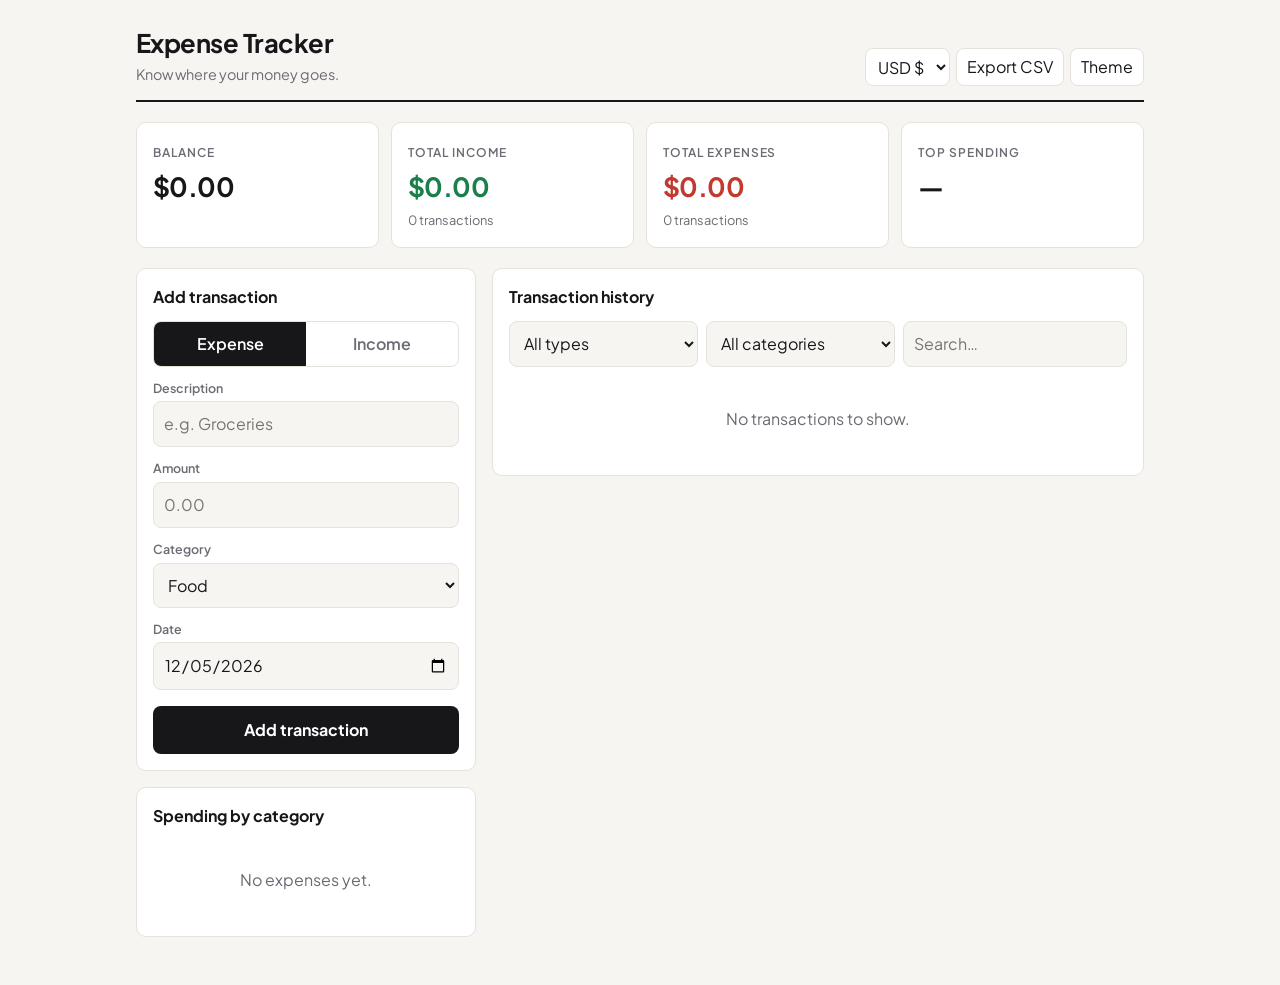
<file: expense tracker/index.html>
<!DOCTYPE html>
<html lang="en">

<head>
    <meta charset="UTF-8">
    <meta name="viewport" content="width=device-width, initial-scale=1, viewport-fit=cover">
    <title>Expense Tracker</title>
    <link rel="preconnect" href="https://fonts.googleapis.com">
    <link rel="stylesheet"
        href="https://fonts.googleapis.com/css2?family=Plus+Jakarta+Sans:wght@400;500;600;700&display=swap">
    <link rel="stylesheet" href="style.css">
</head>

<body>
    <div class="wrap">
        <header>
            <div>
                <h1>Expense Tracker</h1>
                <p>Know where your money goes.</p>
            </div>
            <div class="tools">
                <select id="currency" aria-label="Currency">
                    <option value="USD">USD $</option>
                    <option value="EUR">EUR €</option>
                    <option value="GBP">GBP £</option>
                    <option value="INR">INR ₹</option>
                    <option value="AED">AED</option>
                    <option value="KES">KES</option>
                    <option value="SOS">SOS</option>
                    <option value="ETB">ETB</option>
                </select>
                <button class="theme" id="export" type="button">Export CSV</button>
                <button class="theme" id="theme" type="button" aria-label="Toggle theme">Theme</button>
            </div>
        </header>

        <section class="cards" aria-label="Summary">
            <div class="card"><small>Balance</small><strong id="bal">0</strong><em id="balNote">&nbsp;</em></div>
            <div class="card"><small>Total income</small><strong class="inc" id="inc">0</strong><em id="incN">0
                    transactions</em></div>
            <div class="card"><small>Total expenses</small><strong class="exp" id="exp">0</strong><em id="expN">0
                    transactions</em></div>
            <div class="card"><small>Top spending</small><strong id="top">—</strong><em id="topN">&nbsp;</em></div>
        </section>

        <div class="grid">
            <div class="stack">
                <div class="card">
                    <h2 id="formTitle">Add transaction</h2>
                    <div class="seg" role="group" aria-label="Type">
                        <button type="button" data-type="expense" class="on">Expense</button>
                        <button type="button" data-type="income">Income</button>
                    </div>
                    <label for="title">Description</label>
                    <input id="title" maxlength="60" placeholder="e.g. Groceries">
                    <label for="amount">Amount</label>
                    <input id="amount" type="number" min="0.01" step="0.01" inputmode="decimal" placeholder="0.00">
                    <label for="category">Category</label>
                    <select id="category"></select>
                    <label for="date">Date</label>
                    <input id="date" type="date">
                    <button class="btn" id="save" type="button">Add transaction</button>
                    <button class="btn ghost" id="cancel" type="button" hidden>Cancel edit</button>
                </div>
                <div class="card">
                    <h2>Spending by category</h2>
                    <div id="breakdown"></div>
                </div>
            </div>

            <div class="card">
                <h2>Transaction history</h2>
                <div class="bar">
                    <select id="fType" aria-label="Filter by type">
                        <option value="all">All types</option>
                        <option value="income">Income</option>
                        <option value="expense">Expenses</option>
                    </select>
                    <select id="fCat" aria-label="Filter by category"></select>
                    <input id="fSearch" type="search" placeholder="Search…" aria-label="Search">
                </div>
                <div id="list"></div>
            </div>
        </div>
    </div>

    <script src="script.js"></script>
</body>

</html>
</file>
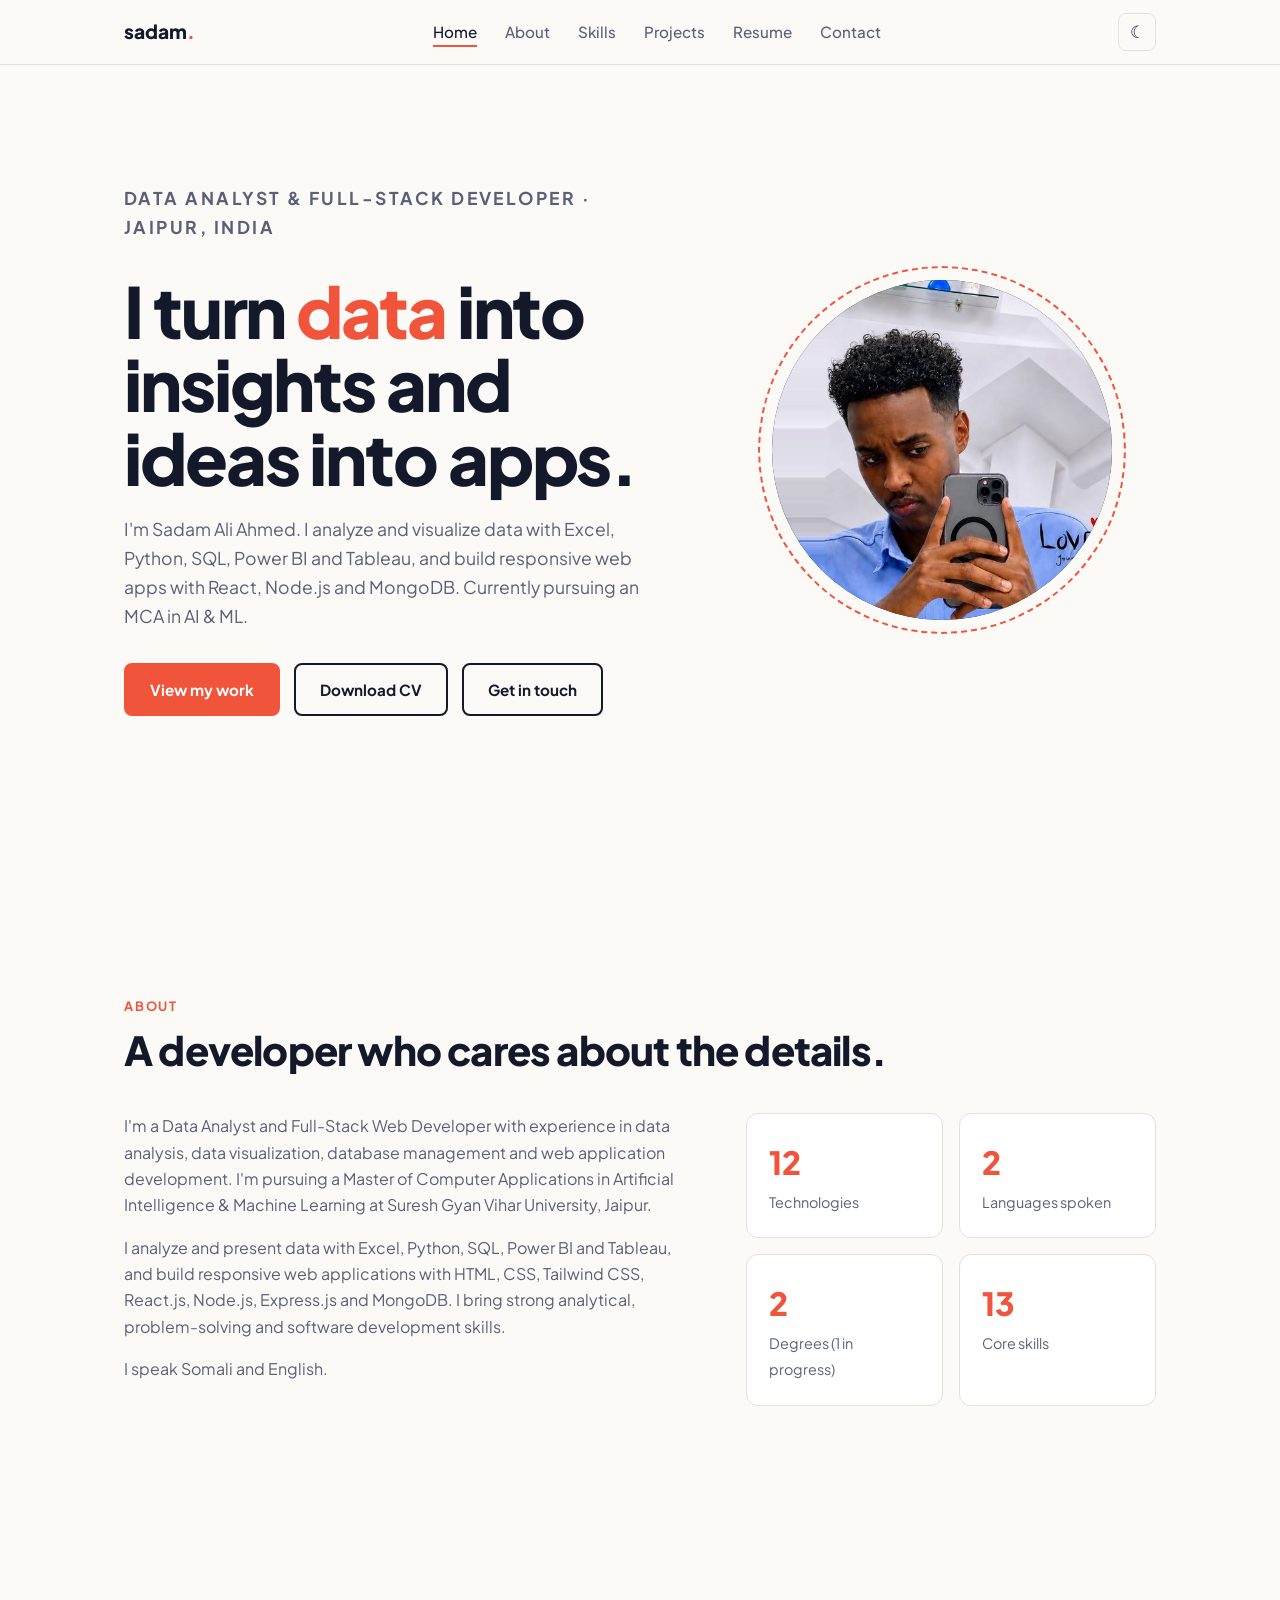
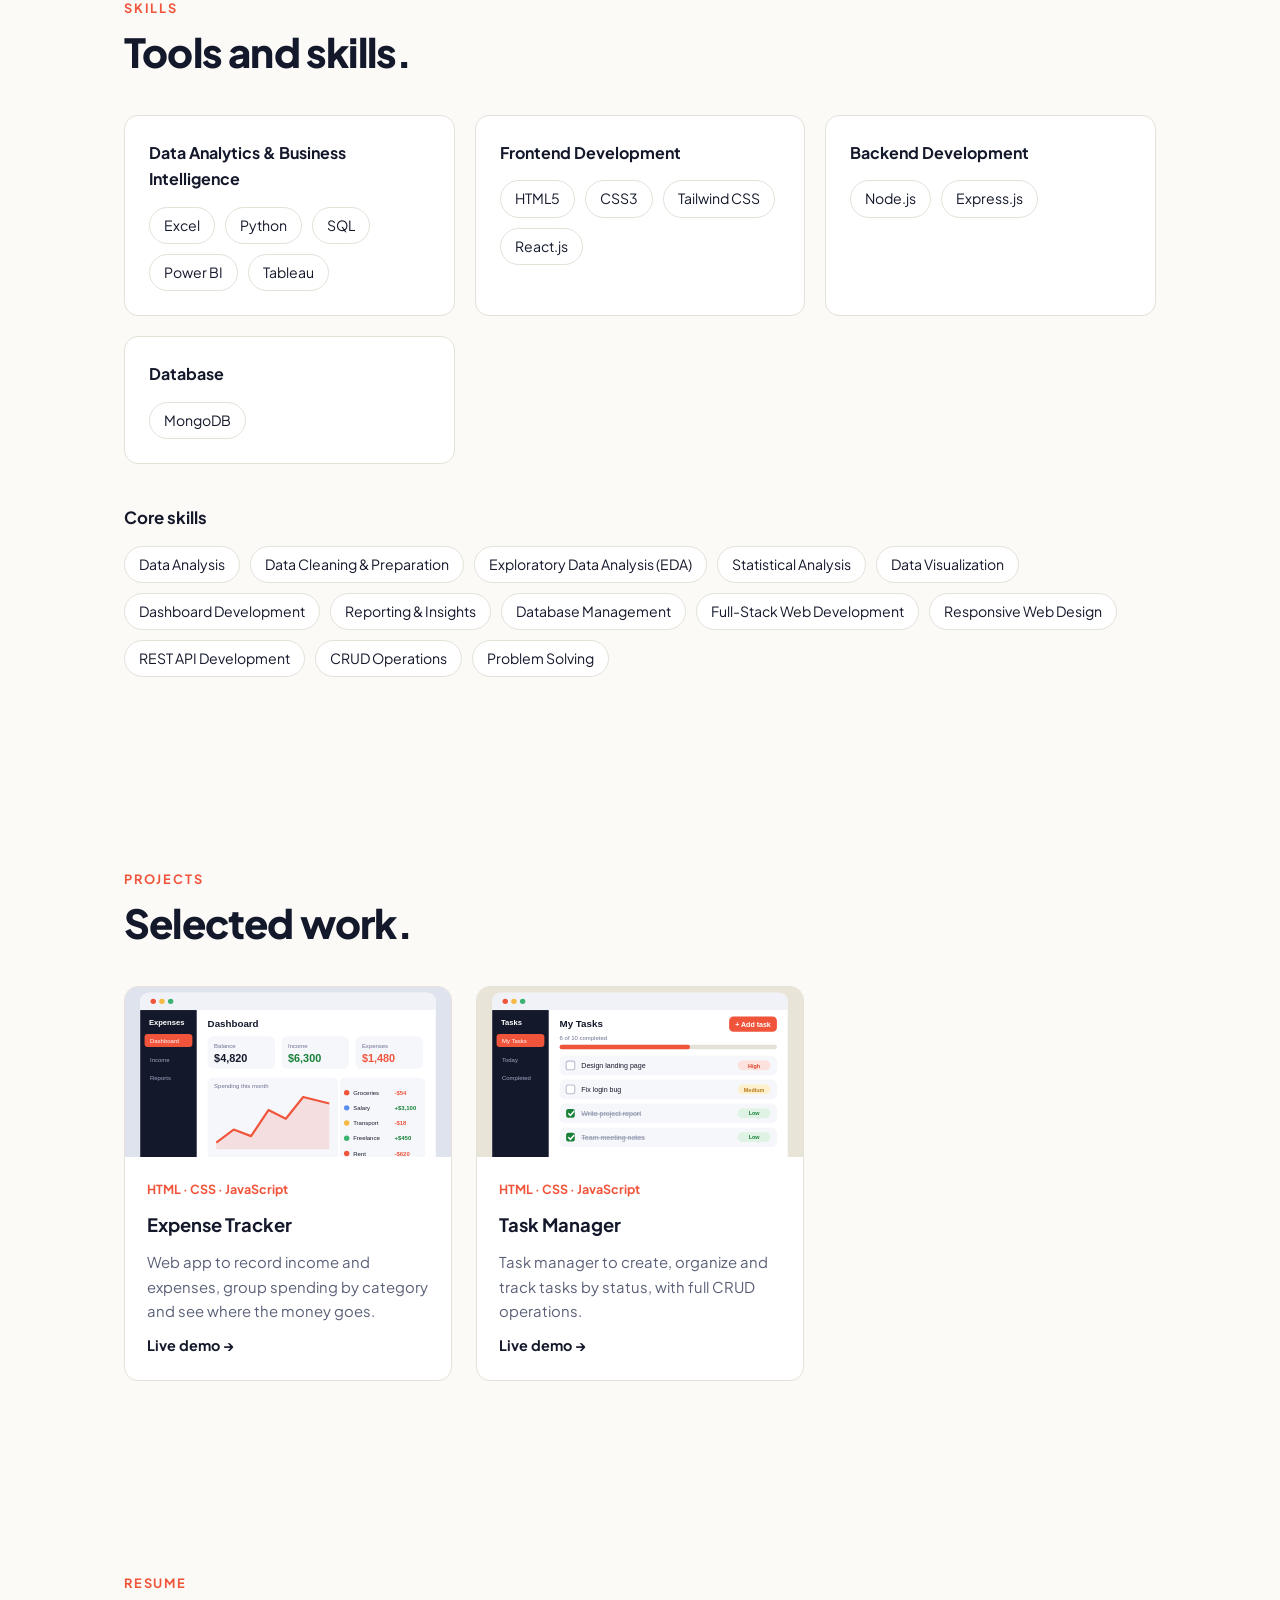
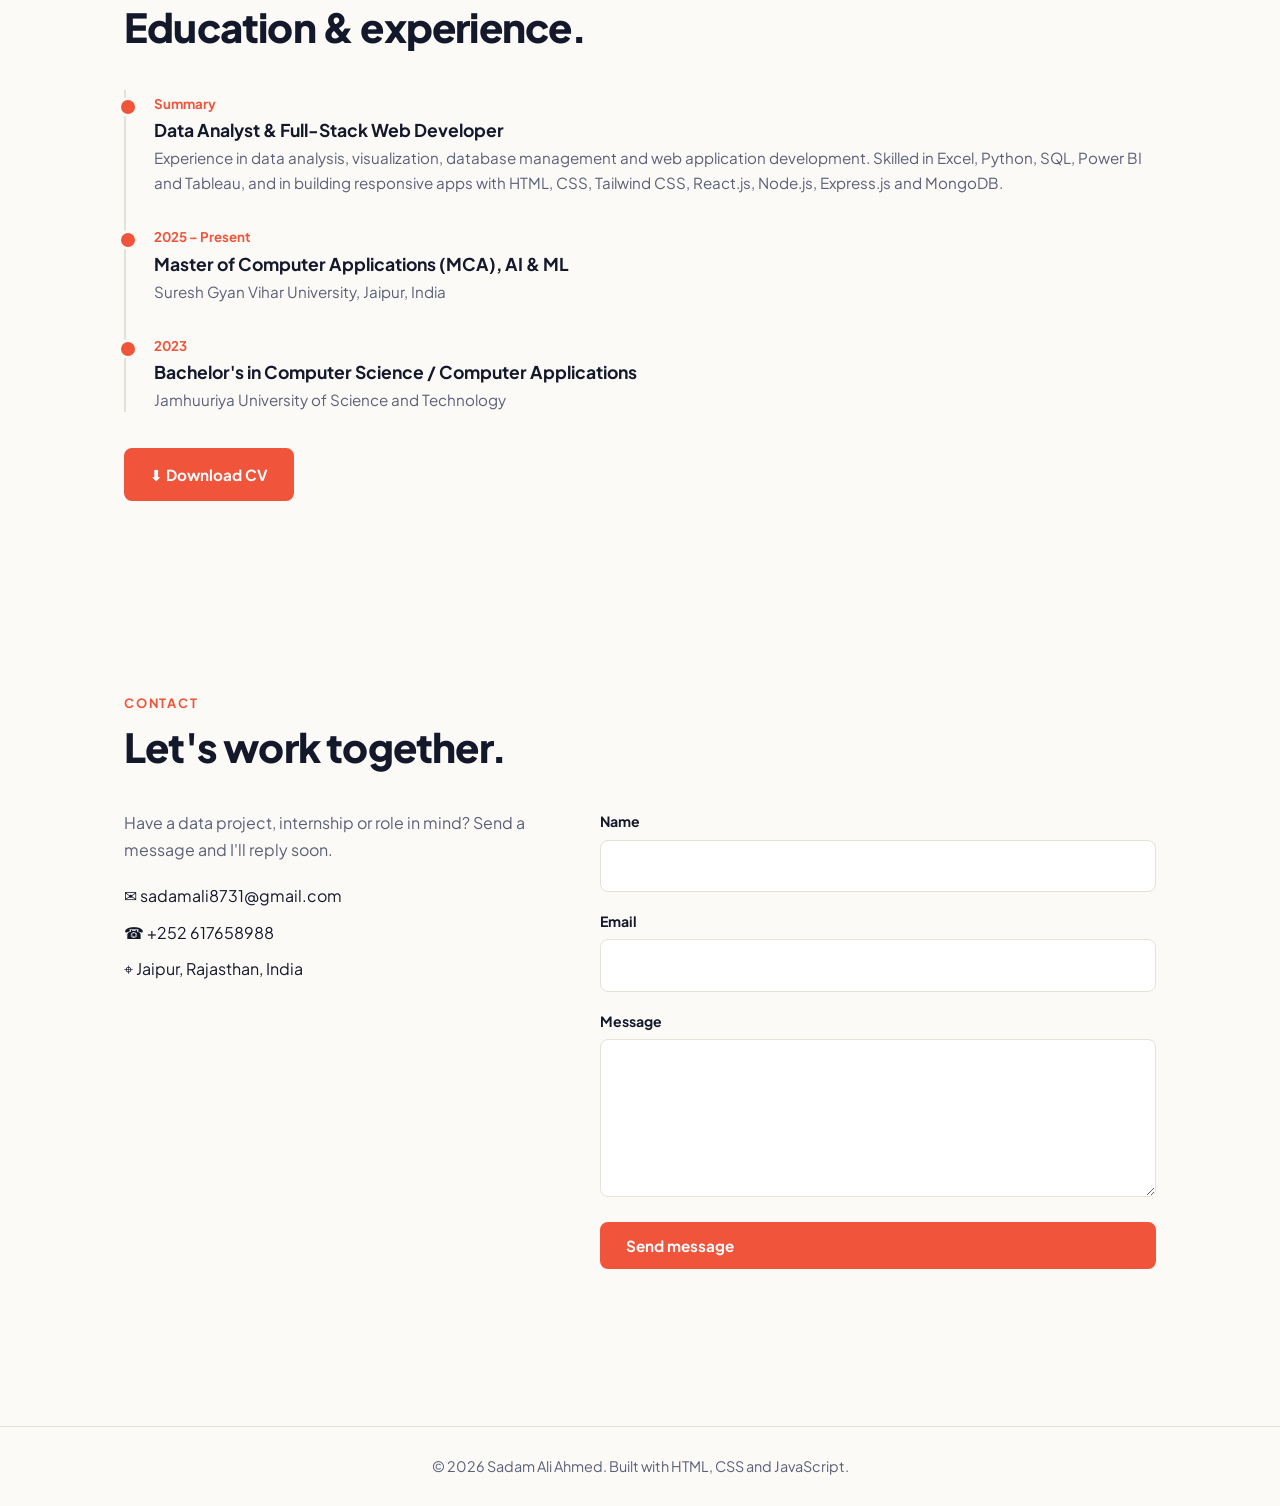
<file: portfolio/index.html>
<!DOCTYPE html>
<html lang="en">

<head>
  <meta charset="UTF-8">
  <meta name="viewport" content="width=device-width, initial-scale=1">
  <title>Sadam Ali Ahmed | Data Analyst &amp; Full-Stack Developer</title>
  <meta name="description"
    content="Portfolio of Sadam Ali Ahmed, Data Analyst and Full-Stack Web Developer skilled in Excel, Python, SQL, Power BI, Tableau, React, Node.js and MongoDB.">
  <link rel="preconnect" href="https://fonts.googleapis.com">
  <link href="https://fonts.googleapis.com/css2?family=Plus+Jakarta+Sans:wght@400;500;700;800&display=swap"
    rel="stylesheet">
  <link rel="stylesheet" href="style.css">
</head>

<body>

  <header>
    <nav class="wrap" aria-label="Main">
      <a href="#home" class="logo">sadam<span>.</span></a>
      <ul class="links" id="links">
        <li><a href="#home">Home</a></li>
        <li><a href="#about">About</a></li>
        <li><a href="#skills">Skills</a></li>
        <li><a href="#projects">Projects</a></li>
        <li><a href="#resume">Resume</a></li>
        <li><a href="#contact">Contact</a></li>
      </ul>
      <div class="tools">
        <button class="icon-btn" id="theme" aria-label="Toggle dark mode">☾</button>
        <button class="icon-btn burger" id="burger" aria-label="Open menu" aria-expanded="false">☰</button>
      </div>
    </nav>
  </header>

  <main>
    <section id="home">
      <div class="wrap hero">
        <div class="reveal">
          <p class="eyebrow">Data Analyst &amp; Full-Stack Developer · Jaipur, India</p>
          <h1>I turn <em>data</em> into insights and ideas into apps.</h1>
          <p>I'm Sadam Ali Ahmed. I analyze and visualize data with Excel, Python, SQL, Power BI and Tableau, and build
            responsive web apps with React, Node.js and MongoDB. Currently pursuing an MCA in AI &amp; ML.</p>
          <div class="cta">
            <a href="#projects" class="btn primary">View my work</a>
            <a href="images/Sadam_Ali_Ahmed_CV.jpeg" download="Sadam_Ali_Ahmed_CV.jpeg"
              class="btn ghost cvlink">Download CV</a>
            <a href="#contact" class="btn ghost">Get in touch</a>
          </div>
        </div>
        <div class="avatar reveal"><img id="photo" src="images/photo.jpg" alt="Portrait of Sadam Ali Ahmed"></div>
      </div>
    </section>

    <section id="about">
      <div class="wrap">
        <p class="eyebrow">About</p>
        <h2 class="reveal">A developer who cares about the details.</h2>
        <div class="about reveal">
          <div>
            <p>I'm a Data Analyst and Full-Stack Web Developer with experience in data analysis, data visualization,
              database management and web application development. I'm pursuing a Master of Computer Applications in
              Artificial Intelligence &amp; Machine Learning at Suresh Gyan Vihar University, Jaipur.</p>
            <p>I analyze and present data with Excel, Python, SQL, Power BI and Tableau, and build responsive web
              applications with HTML, CSS, Tailwind CSS, React.js, Node.js, Express.js and MongoDB. I bring strong
              analytical, problem-solving and software development skills.</p>
            <p>I speak Somali and English.</p>
          </div>
          <div class="stats">
            <div class="stat"><b data-count="12">0</b><span>Technologies</span></div>
            <div class="stat"><b data-count="2">0</b><span>Languages spoken</span></div>
            <div class="stat"><b data-count="2">0</b><span>Degrees (1 in progress)</span></div>
            <div class="stat"><b data-count="13">0</b><span>Core skills</span></div>
          </div>
        </div>
      </div>
    </section>

    <section id="skills">
      <div class="wrap">
        <p class="eyebrow">Skills</p>
        <h2 class="reveal">Tools and skills.</h2>
        <div class="skills reveal" id="skillList"></div>
        <h3 class="reveal" style="margin:40px 0 0;font-size:1.05rem">Core skills</h3>
        <div class="tags reveal" id="coreTags" style="margin-top:14px"></div>
      </div>
    </section>

    <section id="projects">
      <div class="wrap">
        <p class="eyebrow">Projects</p>
        <h2 class="reveal">Selected work.</h2>
        <div class="grid" id="grid"></div>
      </div>
    </section>

    <section id="resume">
      <div class="wrap">
        <p class="eyebrow">Resume</p>
        <h2 class="reveal">Education &amp; experience.</h2>
        <div class="timeline reveal">
          <div class="item"><small>Summary</small>
            <h3>Data Analyst &amp; Full-Stack Web Developer</h3>
            <p>Experience in data analysis, visualization, database management and web application development. Skilled
              in Excel, Python, SQL, Power BI and Tableau, and in building responsive apps with HTML, CSS, Tailwind CSS,
              React.js, Node.js, Express.js and MongoDB.</p>
          </div>
          <div class="item"><small>2025 – Present</small>
            <h3>Master of Computer Applications (MCA), AI &amp; ML</h3>
            <p>Suresh Gyan Vihar University, Jaipur, India</p>
          </div>
          <div class="item"><small>2023</small>
            <h3>Bachelor's in Computer Science / Computer Applications</h3>
            <p>Jamhuuriya University of Science and Technology</p>
          </div>
        </div>
        <a href="images/Sadam_Ali_Ahmed_CV.jpeg" download="Sadam_Ali_Ahmed_CV.jpeg" class="btn primary cvlink" id="cv">⬇
          Download CV</a>
      </div>
    </section>

    <section id="contact">
      <div class="wrap">
        <p class="eyebrow">Contact</p>
        <h2 class="reveal">Let's work together.</h2>
        <div class="contact reveal">
          <div>
            <p>Have a data project, internship or role in mind? Send a message and I'll reply soon.</p>
            <ul>
              <li><a href="mailto:sadamali8731@gmail.com">✉ sadamali8731@gmail.com</a></li>
              <li><a href="tel:+252617658988">☎ +252 617658988</a></li>
              <li>⌖ Jaipur, Rajasthan, India</li>
            </ul>
          </div>
          <form id="form" novalidate>
            <div class="field"><label for="name">Name</label><input id="name" name="name"
                autocomplete="name"><small>Please enter your name (min 2 characters).</small></div>
            <div class="field"><label for="email">Email</label><input id="email" name="email" type="email"
                autocomplete="email"><small>Please enter a valid email address.</small></div>
            <div class="field"><label for="msg">Message</label><textarea id="msg" name="msg"
                rows="5"></textarea><small>Message must be at least 10 characters.</small></div>
            <button class="btn primary" type="submit">Send message</button>
            <p id="status" role="status"></p>
          </form>
        </div>
      </div>
    </section>
  </main>

  <footer>© <span id="yr"></span> Sadam Ali Ahmed. Built with HTML, CSS and JavaScript.</footer>
  <button class="icon-btn" id="top" aria-label="Back to top">↑</button>

  <script src="script.js"></script>
</body>

</html>
</file>
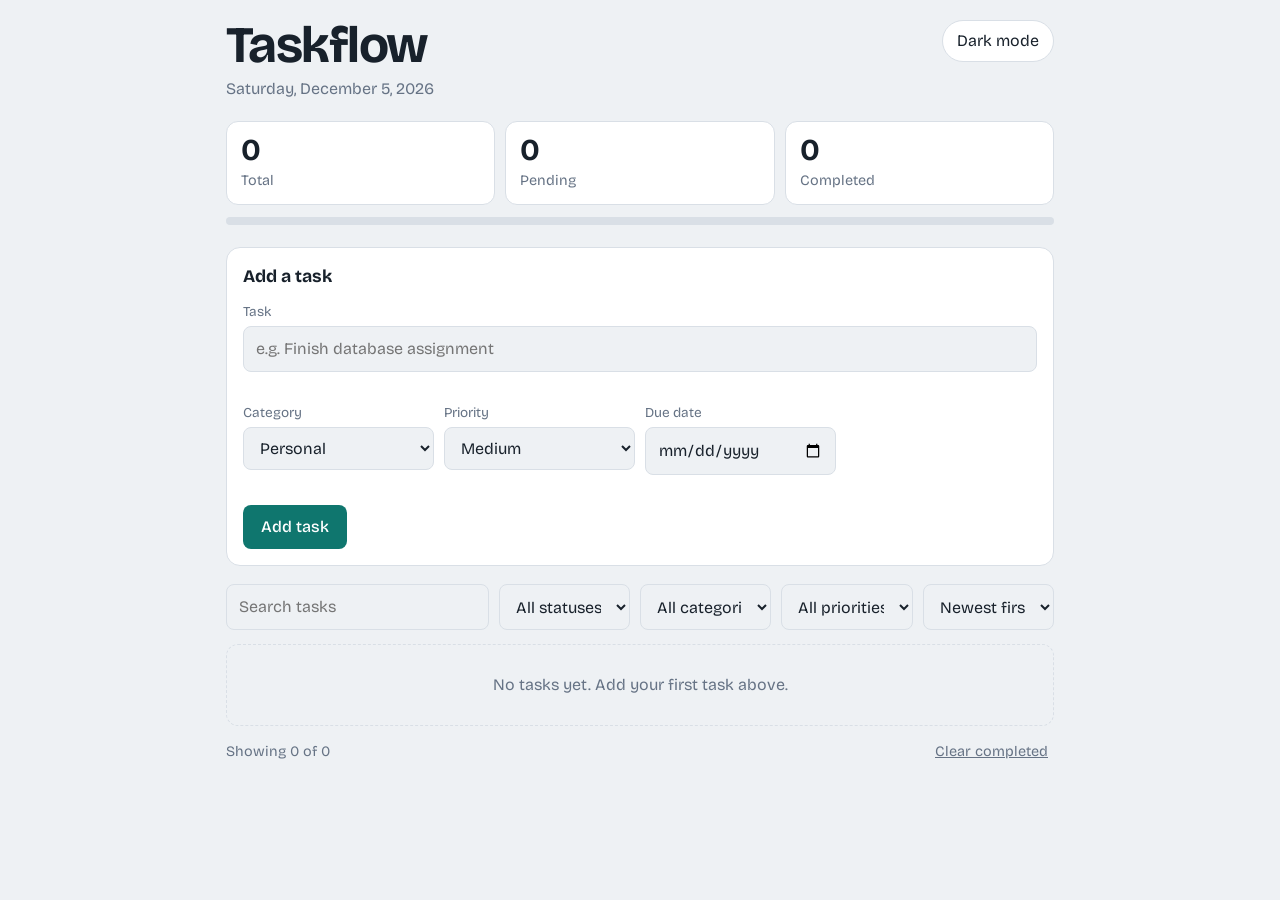
<file: task maneger/index.html>
<!DOCTYPE html>
<html lang="en">

<head>
    <meta charset="UTF-8">
    <meta name="viewport" content="width=device-width, initial-scale=1, viewport-fit=cover">
    <title>Taskflow – Daily Task Manager</title>
    <link rel="preconnect" href="https://fonts.googleapis.com">
    <link href="https://fonts.googleapis.com/css2?family=Bricolage+Grotesque:wght@400;500;700&display=swap"
        rel="stylesheet">
    <link rel="stylesheet" href="style.css">
</head>

<body>
    <div class="wrap">
        <header>
            <div>
                <h1>Taskflow</h1>
                <p class="date" id="today"></p>
            </div>
            <button class="icon-btn" id="themeBtn" aria-label="Toggle dark mode">Dark mode</button>
        </header>

        <section class="stats" aria-label="Task summary">
            <div class="stat"><b id="sTotal">0</b><span>Total</span></div>
            <div class="stat"><b id="sPending">0</b><span>Pending</span></div>
            <div class="stat"><b id="sDone">0</b><span>Completed</span></div>
        </section>
        <div class="progress" role="progressbar" aria-label="Completion" aria-valuemin="0" aria-valuemax="100" id="bar">
            <i id="barFill"></i></div>

        <section class="panel">
            <h2 id="formTitle">Add a task</h2>
            <form class="form-grid" id="form" novalidate>
                <div class="field wide">
                    <label for="fTitle">Task</label>
                    <input id="fTitle" maxlength="80" placeholder="e.g. Finish database assignment" autocomplete="off">
                    <p class="error" id="eTitle" role="alert"></p>
                </div>
                <div class="field">
                    <label for="fCat">Category</label>
                    <select id="fCat">
                        <option>Personal</option>
                        <option>Work</option>
                        <option>Study</option>
                        <option>Health</option>
                        <option>Shopping</option>
                    </select>
                </div>
                <div class="field">
                    <label for="fPri">Priority</label>
                    <select id="fPri">
                        <option value="low">Low</option>
                        <option value="medium" selected>Medium</option>
                        <option value="high">High</option>
                    </select>
                </div>
                <div class="field">
                    <label for="fDue">Due date</label>
                    <input type="date" id="fDue">
                    <p class="error" id="eDue" role="alert"></p>
                </div>
                <div class="actions">
                    <button class="btn" type="submit" id="saveBtn">Add task</button>
                    <button class="btn ghost" type="button" id="cancelBtn" hidden>Cancel edit</button>
                </div>
            </form>
        </section>

        <section class="toolbar" aria-label="Search and filters">
            <input class="search" type="search" id="q" placeholder="Search tasks" aria-label="Search tasks">
            <select id="fStatus" aria-label="Filter by status">
                <option value="all">All statuses</option>
                <option value="pending">Pending</option>
                <option value="completed">Completed</option>
            </select>
            <select id="fCategory" aria-label="Filter by category">
                <option value="all">All categories</option>
                <option>Personal</option>
                <option>Work</option>
                <option>Study</option>
                <option>Health</option>
                <option>Shopping</option>
            </select>
            <select id="fPriority" aria-label="Filter by priority">
                <option value="all">All priorities</option>
                <option value="high">High</option>
                <option value="medium">Medium</option>
                <option value="low">Low</option>
            </select>
            <select id="sort" aria-label="Sort tasks">
                <option value="created">Newest first</option>
                <option value="due">Due date</option>
                <option value="priority">Priority</option>
            </select>
        </section>

        <ul id="list" aria-live="polite"></ul>
        <div class="foot">
            <span id="count"></span>
            <button class="link" id="clearDone">Clear completed</button>
        </div>
    </div>

    <script src="script.js"></script>
</body>

</html>
</file>
<file: expense tracker/style.css>
:root {
  box-sizing: border-box;
  padding-top: env(safe-area-inset-top, 0px);
  padding-bottom: env(safe-area-inset-bottom, 0px);
  --bg: #f6f5f1;
  --card: #fff;
  --ink: #17171a;
  --mute: #6b6b73;
  --line: #e4e2da;
  --inc: #1b7f4b;
  --exp: #c2392f;
  --acc: #17171a;
  --accink: #fff;
}
@media (prefers-color-scheme: dark) {
  :root:not([data-theme="light"]) {
    --bg: #121214;
    --card: #1b1b1f;
    --ink: #f1f0ec;
    --mute: #9a9aa3;
    --line: #2c2c32;
    --inc: #4cc48a;
    --exp: #f0746a;
    --acc: #f1f0ec;
    --accink: #121214;
  }
}
:root[data-theme="dark"] {
  --bg: #121214;
  --card: #1b1b1f;
  --ink: #f1f0ec;
  --mute: #9a9aa3;
  --line: #2c2c32;
  --inc: #4cc48a;
  --exp: #f0746a;
  --acc: #f1f0ec;
  --accink: #121214;
}
html {
  scroll-padding-top: env(safe-area-inset-top, 0px);
}
*,
*::before,
*::after {
  box-sizing: inherit;
}
body {
  margin: 0;
  background: var(--bg);
  color: var(--ink);
  font-family:
    "Plus Jakarta Sans",
    system-ui,
    -apple-system,
    "Segoe UI",
    sans-serif;
  line-height: 1.5;
}
.wrap {
  max-width: 1040px;
  margin: 0 auto;
  padding: 24px 16px 48px;
}
header {
  display: flex;
  justify-content: space-between;
  align-items: flex-end;
  gap: 12px;
  border-bottom: 2px solid var(--ink);
  padding-bottom: 14px;
  margin-bottom: 20px;
}
h1 {
  font-size: 1.6rem;
  margin: 0;
  letter-spacing: -0.02em;
}
header p {
  margin: 2px 0 0;
  color: var(--mute);
  font-size: 0.9rem;
}
.cards {
  display: grid;
  grid-template-columns: repeat(auto-fit, minmax(200px, 1fr));
  gap: 12px;
  margin-bottom: 20px;
}
.card {
  background: var(--card);
  border: 1px solid var(--line);
  border-radius: 10px;
  padding: 16px;
}
.card small {
  color: var(--mute);
  font-size: 0.75rem;
  text-transform: uppercase;
  letter-spacing: 0.08em;
  font-weight: 600;
}
.card strong {
  display: block;
  font-size: 1.65rem;
  margin-top: 4px;
  letter-spacing: -0.02em;
}
.card em {
  font-style: normal;
  color: var(--mute);
  font-size: 0.8rem;
}
.inc {
  color: var(--inc);
}
.exp {
  color: var(--exp);
}
.grid {
  display: grid;
  grid-template-columns: 340px 1fr;
  gap: 16px;
  align-items: start;
}
@media (max-width: 820px) {
  .grid {
    grid-template-columns: 1fr;
  }
}
h2 {
  font-size: 1rem;
  margin: 0 0 12px;
}
label {
  display: block;
  font-size: 0.78rem;
  font-weight: 600;
  color: var(--mute);
  margin: 12px 0 4px;
}
input,
select,
button {
  font: inherit;
  color: var(--ink);
}
input,
select {
  width: 100%;
  padding: 10px;
  border: 1px solid var(--line);
  border-radius: 8px;
  background: var(--bg);
}
input:focus,
select:focus,
button:focus-visible {
  outline: 2px solid var(--ink);
  outline-offset: 1px;
}
.seg {
  display: grid;
  grid-template-columns: 1fr 1fr;
  border: 1px solid var(--line);
  border-radius: 8px;
  overflow: hidden;
}
.seg button {
  border: 0;
  background: transparent;
  padding: 10px;
  cursor: pointer;
  font-weight: 600;
  color: var(--mute);
}
.seg button.on {
  background: var(--acc);
  color: var(--accink);
}
.btn {
  width: 100%;
  margin-top: 16px;
  padding: 12px;
  border: 0;
  border-radius: 8px;
  background: var(--acc);
  color: var(--accink);
  font-weight: 700;
  cursor: pointer;
}
.btn.ghost {
  background: transparent;
  color: var(--ink);
  border: 1px solid var(--line);
  margin-top: 8px;
}
.bar {
  display: flex;
  gap: 8px;
  flex-wrap: wrap;
  margin-bottom: 12px;
}
.bar select,
.bar input {
  flex: 1 1 130px;
  width: auto;
}
.tx {
  display: flex;
  align-items: center;
  gap: 12px;
  padding: 12px 0;
  border-top: 1px solid var(--line);
}
.tx:first-of-type {
  border-top: 0;
}
.dot {
  width: 8px;
  height: 36px;
  border-radius: 4px;
  flex: none;
}
.info {
  flex: 1;
  min-width: 0;
}
.info b {
  display: block;
  overflow: hidden;
  text-overflow: ellipsis;
  white-space: nowrap;
}
.info span {
  color: var(--mute);
  font-size: 0.8rem;
}
.amt {
  font-weight: 700;
  white-space: nowrap;
}
.acts {
  display: flex;
  gap: 4px;
}
.acts button {
  border: 1px solid var(--line);
  background: transparent;
  border-radius: 6px;
  padding: 4px 8px;
  font-size: 0.78rem;
  cursor: pointer;
}
.acts button:hover {
  background: var(--bg);
}
.empty {
  color: var(--mute);
  text-align: center;
  padding: 28px 0;
}
.cat {
  display: grid;
  grid-template-columns: 90px 1fr auto;
  gap: 8px;
  align-items: center;
  font-size: 0.85rem;
  margin: 8px 0;
}
.track {
  height: 8px;
  background: var(--bg);
  border-radius: 4px;
  overflow: hidden;
}
.fill {
  height: 100%;
  background: var(--exp);
}
.stack {
  display: flex;
  flex-direction: column;
  gap: 16px;
}
.theme {
  border: 1px solid var(--line);
  background: var(--card);
  border-radius: 8px;
  padding: 6px 10px;
  cursor: pointer;
}
.tools {
  display: flex;
  gap: 6px;
  flex-wrap: wrap;
  justify-content: flex-end;
}
.tools select {
  width: auto;
  padding: 6px 8px;
  background: var(--card);
}
</file>
<file: portfolio/style.css>
:root {
  --bg: #fbfaf7;
  --surface: #fff;
  --ink: #14182b;
  --muted: #5b6078;
  --line: #e4e1d8;
  --accent: #f0553c;
  --accent-ink: #fff;
  --nav: rgba(251, 250, 247, 0.9);
}
[data-theme="dark"] {
  --bg: #0e1224;
  --surface: #161b33;
  --ink: #f3f1ea;
  --muted: #a3a8c3;
  --line: #262c4b;
  --accent: #ff6f58;
  --accent-ink: #0e1224;
  --nav: rgba(14, 18, 36, 0.9);
}
* {
  box-sizing: border-box;
  margin: 0;
  padding: 0;
}
html {
  scroll-behavior: smooth;
  scroll-padding-top: 72px;
}
body {
  font-family:
    "Plus Jakarta Sans",
    system-ui,
    -apple-system,
    "Segoe UI",
    Roboto,
    sans-serif;
  background: var(--bg);
  color: var(--ink);
  line-height: 1.65;
  -webkit-font-smoothing: antialiased;
  transition:
    background 0.3s,
    color 0.3s;
}
a {
  color: inherit;
  text-decoration: none;
}
img,
svg {
  max-width: 100%;
  display: block;
}
.wrap {
  max-width: 1080px;
  margin: 0 auto;
  padding: 0 24px;
}
section {
  padding: 96px 0;
}
.eyebrow {
  font-size: 0.8rem;
  font-weight: 700;
  letter-spacing: 0.14em;
  text-transform: uppercase;
  color: var(--accent);
  margin-bottom: 10px;
}
h2 {
  font-size: clamp(1.8rem, 4vw, 2.5rem);
  line-height: 1.15;
  font-weight: 800;
  margin-bottom: 40px;
  letter-spacing: -0.02em;
}
.btn {
  display: inline-flex;
  align-items: center;
  gap: 8px;
  padding: 12px 24px;
  border-radius: 8px;
  font-weight: 700;
  font-size: 0.95rem;
  border: 2px solid var(--ink);
  cursor: pointer;
  font-family: inherit;
  transition:
    transform 0.2s,
    background 0.2s,
    color 0.2s;
}
.btn:hover {
  transform: translateY(-3px);
}
.btn.primary {
  background: var(--accent);
  border-color: var(--accent);
  color: var(--accent-ink);
}
.btn.ghost {
  background: transparent;
  color: var(--ink);
}
.btn.ghost:hover {
  background: var(--ink);
  color: var(--bg);
}

/* nav */
header {
  position: fixed;
  top: 0;
  left: 0;
  right: 0;
  z-index: 50;
  background: var(--nav);
  backdrop-filter: blur(8px);
  border-bottom: 1px solid var(--line);
}
nav {
  display: flex;
  align-items: center;
  justify-content: space-between;
  height: 64px;
}
.logo {
  font-weight: 800;
  font-size: 1.2rem;
}
.logo span {
  color: var(--accent);
}
.links {
  display: flex;
  gap: 28px;
  align-items: center;
  list-style: none;
}
.links a {
  font-weight: 500;
  font-size: 0.95rem;
  color: var(--muted);
  padding: 4px 0;
  border-bottom: 2px solid transparent;
  transition:
    color 0.2s,
    border-color 0.2s;
}
.links a:hover,
.links a.active {
  color: var(--ink);
  border-color: var(--accent);
}
.tools {
  display: flex;
  gap: 10px;
  align-items: center;
}
.icon-btn {
  background: none;
  border: 1px solid var(--line);
  color: var(--ink);
  width: 38px;
  height: 38px;
  border-radius: 8px;
  cursor: pointer;
  font-size: 1.05rem;
}
.icon-btn:hover {
  border-color: var(--accent);
}
.burger {
  display: none;
}
@media (max-width: 780px) {
  .burger {
    display: inline-block;
  }
  .links {
    position: absolute;
    top: 64px;
    left: 0;
    right: 0;
    flex-direction: column;
    gap: 0;
    background: var(--bg);
    border-bottom: 1px solid var(--line);
    max-height: 0;
    overflow: hidden;
    transition: max-height 0.35s;
  }
  .links.open {
    max-height: 380px;
  }
  .links li {
    width: 100%;
  }
  .links a {
    display: block;
    padding: 16px 24px;
    border: 0;
  }
}

/* hero */
#home {
  min-height: 100vh;
  display: flex;
  align-items: center;
  padding-top: 96px;
}
.hero {
  display: grid;
  grid-template-columns: 1.3fr 1fr;
  gap: 48px;
  align-items: center;
}
.hero h1 {
  font-size: clamp(2.4rem, 7vw, 4.4rem);
  line-height: 1.05;
  font-weight: 800;
  letter-spacing: -0.03em;
  margin: 8px 0 20px;
}
.hero h1 em {
  font-style: normal;
  color: var(--accent);
}
.hero p {
  color: var(--muted);
  max-width: 520px;
  font-size: 1.1rem;
  margin-bottom: 32px;
}
.cta {
  display: flex;
  gap: 14px;
  flex-wrap: wrap;
}
.avatar {
  aspect-ratio: 1;
  background: var(--ink);
  border-radius: 50%;
  max-width: 340px;
  margin: auto;
  position: relative;
  transition: transform 0.4s;
}
.avatar img {
  width: 100%;
  height: 100%;
  object-fit: cover;
  border-radius: 50%;
}
.avatar:hover {
  transform: rotate(-4deg) scale(1.03);
}
.avatar::after {
  content: "";
  position: absolute;
  inset: -14px;
  border: 2px dashed var(--accent);
  border-radius: 50%;
  animation: spin 30s linear infinite;
}
@keyframes spin {
  to {
    transform: rotate(360deg);
  }
}
@media (max-width: 780px) {
  .hero {
    grid-template-columns: 1fr;
    text-align: left;
  }
  .avatar {
    max-width: 220px;
    order: -1;
    margin: 0 0 8px;
  }
}

/* about */
.about {
  display: grid;
  grid-template-columns: 1.4fr 1fr;
  gap: 48px;
}
.about p {
  color: var(--muted);
  margin-bottom: 16px;
}
.stats {
  display: grid;
  grid-template-columns: 1fr 1fr;
  gap: 16px;
  align-content: start;
}
.stat {
  background: var(--surface);
  border: 1px solid var(--line);
  border-radius: 12px;
  padding: 22px;
}
.stat b {
  display: block;
  font-size: 2rem;
  font-weight: 800;
  color: var(--accent);
}
.stat span {
  color: var(--muted);
  font-size: 0.9rem;
}
@media (max-width: 780px) {
  .about {
    grid-template-columns: 1fr;
  }
}

/* skills */
.skills {
  display: grid;
  grid-template-columns: repeat(auto-fit, minmax(300px, 1fr));
  gap: 20px;
}
.sgroup {
  background: var(--surface);
  border: 1px solid var(--line);
  border-radius: 14px;
  padding: 24px;
  transition:
    transform 0.3s,
    border-color 0.3s;
}
.sgroup:hover {
  transform: translateY(-4px);
  border-color: var(--accent);
}
.sgroup h3 {
  font-size: 1rem;
  margin-bottom: 14px;
}
.sgroup .tags {
  margin-top: 0;
}
.skill div {
  display: flex;
  justify-content: space-between;
  font-weight: 700;
  margin-bottom: 8px;
}
.bar {
  height: 8px;
  background: var(--line);
  border-radius: 99px;
  overflow: hidden;
}
.bar i {
  display: block;
  height: 100%;
  width: 0;
  background: var(--accent);
  border-radius: 99px;
  transition: width 1.2s cubic-bezier(0.2, 0.8, 0.2, 1);
}
.tags {
  display: flex;
  flex-wrap: wrap;
  gap: 10px;
  margin-top: 40px;
}
.tags span {
  border: 1px solid var(--line);
  background: var(--surface);
  padding: 6px 14px;
  border-radius: 99px;
  font-size: 0.88rem;
  transition: all 0.2s;
}
.tags span:hover {
  border-color: var(--accent);
  color: var(--accent);
  transform: translateY(-2px);
}

/* projects */
.filters {
  display: flex;
  gap: 10px;
  flex-wrap: wrap;
  margin: -16px 0 28px;
}
.filters button {
  font-family: inherit;
  border: 1px solid var(--line);
  background: none;
  color: var(--ink);
  padding: 7px 18px;
  border-radius: 99px;
  cursor: pointer;
  font-weight: 500;
}
.filters button.on,
.filters button:hover {
  background: var(--ink);
  color: var(--bg);
  border-color: var(--ink);
}
.grid {
  display: grid;
  grid-template-columns: repeat(auto-fill, minmax(300px, 1fr));
  gap: 24px;
}
.card {
  background: var(--surface);
  border: 1px solid var(--line);
  border-radius: 14px;
  overflow: hidden;
  display: flex;
  flex-direction: column;
  transition:
    transform 0.3s,
    box-shadow 0.3s,
    border-color 0.3s;
}
.card:hover {
  transform: translateY(-6px);
  border-color: var(--accent);
  box-shadow: 0 14px 30px -14px rgba(20, 24, 43, 0.35);
}
.card.hide {
  display: none;
}
.thumb {
  height: 170px;
  display: grid;
  place-items: center;
  overflow: hidden;
}
.thumb img {
  width: 100%;
  height: 100%;
  object-fit: cover;
  object-position: top;
  transition: transform 0.5s;
}
.card:hover .thumb img {
  transform: scale(1.05);
}
.thumb svg {
  width: 100%;
  height: 100%;
  transition: transform 0.5s;
}
.card:hover .thumb svg {
  transform: scale(1.08);
}
.card .body {
  padding: 22px;
  display: flex;
  flex-direction: column;
  gap: 10px;
  flex: 1;
}
.card h3 {
  font-size: 1.15rem;
}
.card p {
  color: var(--muted);
  font-size: 0.93rem;
  flex: 1;
}
.card .stack {
  font-size: 0.78rem;
  font-weight: 700;
  color: var(--accent);
}
.card .lnk {
  display: flex;
  gap: 18px;
  font-weight: 700;
  font-size: 0.9rem;
}
.card .lnk a:hover {
  color: var(--accent);
}

/* resume */
.timeline {
  border-left: 2px solid var(--line);
  padding-left: 28px;
  display: grid;
  gap: 28px;
  margin-bottom: 36px;
}
.item {
  position: relative;
}
.item::before {
  content: "";
  position: absolute;
  left: -36px;
  top: 7px;
  width: 14px;
  height: 14px;
  background: var(--accent);
  border-radius: 50%;
  border: 3px solid var(--bg);
}
.item small {
  color: var(--accent);
  font-weight: 700;
}
.item h3 {
  font-size: 1.1rem;
}
.item p {
  color: var(--muted);
  font-size: 0.95rem;
}

/* contact */
.contact {
  display: grid;
  grid-template-columns: 1fr 1.3fr;
  gap: 48px;
}
.contact p {
  color: var(--muted);
  margin-bottom: 20px;
}
.contact ul {
  list-style: none;
  display: grid;
  gap: 10px;
}
.contact li a:hover {
  color: var(--accent);
}
form {
  display: grid;
  gap: 18px;
}
.field label {
  display: block;
  font-weight: 700;
  font-size: 0.88rem;
  margin-bottom: 6px;
}
.field input,
.field textarea {
  width: 100%;
  font: inherit;
  color: var(--ink);
  background: var(--surface);
  border: 1.5px solid var(--line);
  border-radius: 8px;
  padding: 12px 14px;
  transition: border-color 0.2s;
}
.field input:focus,
.field textarea:focus {
  outline: none;
  border-color: var(--accent);
}
.field.err input,
.field.err textarea {
  border-color: #d93025;
}
.field small {
  display: none;
  color: #d93025;
  font-size: 0.82rem;
  margin-top: 4px;
}
.field.err small {
  display: block;
}
#status {
  font-weight: 700;
  min-height: 1.4em;
}
#status.ok {
  color: #188038;
}
@media (max-width: 780px) {
  .contact {
    grid-template-columns: 1fr;
  }
}

footer {
  border-top: 1px solid var(--line);
  padding: 28px 0;
  text-align: center;
  color: var(--muted);
  font-size: 0.9rem;
}
#top {
  position: fixed;
  right: 20px;
  bottom: 20px;
  opacity: 0;
  pointer-events: none;
  transition: opacity 0.3s;
}
#top.show {
  opacity: 1;
  pointer-events: auto;
}

/* reveal */
.reveal {
  opacity: 0;
  transform: translateY(28px);
  transition:
    opacity 0.7s,
    transform 0.7s;
}
.reveal.in {
  opacity: 1;
  transform: none;
}
@media (prefers-reduced-motion: reduce) {
  * {
    animation: none !important;
    transition: none !important;
    scroll-behavior: auto !important;
  }
  .reveal {
    opacity: 1;
    transform: none;
  }
}
</file>
<file: task maneger/style.css>
:root {
  --bg: #eef1f4;
  --surface: #fff;
  --ink: #18212b;
  --muted: #667385;
  --line: #d9dfe6;
  --accent: #0f766e;
  --accent-ink: #fff;
  --danger: #c2410c;
  --high: #c2410c;
  --med: #a16207;
  --low: #0f766e;
  box-sizing: border-box;
  padding-top: env(safe-area-inset-top, 0px);
  padding-bottom: env(safe-area-inset-bottom, 0px);
}
@media (prefers-color-scheme: dark) {
  :root:not([data-theme="light"]) {
    --bg: #10161c;
    --surface: #18212a;
    --ink: #e8edf2;
    --muted: #93a1b1;
    --line: #2a3642;
    --accent: #2dd4bf;
    --accent-ink: #06211d;
    --danger: #fb923c;
    --high: #fb923c;
    --med: #facc15;
    --low: #2dd4bf;
  }
}
:root[data-theme="dark"] {
  --bg: #10161c;
  --surface: #18212a;
  --ink: #e8edf2;
  --muted: #93a1b1;
  --line: #2a3642;
  --accent: #2dd4bf;
  --accent-ink: #06211d;
  --danger: #fb923c;
  --high: #fb923c;
  --med: #facc15;
  --low: #2dd4bf;
}
*,
*::before,
*::after {
  box-sizing: border-box;
}
html {
  scroll-padding-top: env(safe-area-inset-top, 0px);
}
body {
  margin: 0;
  background: var(--bg);
  color: var(--ink);
  font:
    16px/1.5 "Bricolage Grotesque",
    system-ui,
    -apple-system,
    "Segoe UI",
    Roboto,
    sans-serif;
}
button,
input,
select {
  font: inherit;
  color: inherit;
}
:focus-visible {
  outline: 3px solid var(--accent);
  outline-offset: 2px;
}
.wrap {
  max-width: 860px;
  margin: 0 auto;
  padding: 20px 16px 48px;
}
header {
  display: flex;
  align-items: flex-start;
  justify-content: space-between;
  gap: 12px;
  margin-bottom: 20px;
}
h1 {
  margin: 0;
  font-size: clamp(2rem, 6vw, 3.2rem);
  line-height: 1;
  letter-spacing: -0.03em;
  font-weight: 700;
}
.date {
  color: var(--muted);
  margin: 6px 0 0;
}
.icon-btn {
  border: 1px solid var(--line);
  background: var(--surface);
  border-radius: 999px;
  padding: 8px 14px;
  cursor: pointer;
}
.icon-btn:hover {
  border-color: var(--accent);
}
.stats {
  display: grid;
  grid-template-columns: repeat(3, 1fr);
  gap: 10px;
  margin-bottom: 12px;
}
.stat {
  background: var(--surface);
  border: 1px solid var(--line);
  border-radius: 12px;
  padding: 12px 14px;
}
.stat b {
  display: block;
  font-size: 1.9rem;
  line-height: 1.1;
  font-weight: 700;
}
.stat span {
  color: var(--muted);
  font-size: 0.9rem;
}
.progress {
  height: 8px;
  background: var(--line);
  border-radius: 99px;
  overflow: hidden;
  margin-bottom: 22px;
}
.progress i {
  display: block;
  height: 100%;
  width: 0;
  background: var(--accent);
  transition: width 0.3s;
}
.panel {
  background: var(--surface);
  border: 1px solid var(--line);
  border-radius: 14px;
  padding: 16px;
  margin-bottom: 18px;
}
.panel h2 {
  margin: 0 0 12px;
  font-size: 1.1rem;
}
.form-grid {
  display: grid;
  grid-template-columns: repeat(4, 1fr);
  gap: 10px;
}
.field {
  display: flex;
  flex-direction: column;
  gap: 4px;
  min-width: 0;
}
.field.wide {
  grid-column: 1/-1;
}
label {
  font-size: 0.85rem;
  color: var(--muted);
}
input,
select {
  width: 100%;
  padding: 10px 12px;
  border: 1px solid var(--line);
  border-radius: 8px;
  background: var(--bg);
}
input[aria-invalid="true"] {
  border-color: var(--danger);
}
.error {
  color: var(--danger);
  font-size: 0.85rem;
  min-height: 1.2em;
  margin: 0;
}
.actions {
  display: flex;
  gap: 8px;
  grid-column: 1/-1;
  flex-wrap: wrap;
}
.btn {
  border: 0;
  border-radius: 8px;
  padding: 10px 18px;
  cursor: pointer;
  font-weight: 500;
  background: var(--accent);
  color: var(--accent-ink);
}
.btn.ghost {
  background: transparent;
  color: var(--ink);
  border: 1px solid var(--line);
}
.btn:hover {
  filter: brightness(1.08);
}
.toolbar {
  display: grid;
  grid-template-columns: 2fr repeat(4, 1fr);
  gap: 10px;
  margin-bottom: 14px;
}
ul {
  list-style: none;
  margin: 0;
  padding: 0;
  display: flex;
  flex-direction: column;
  gap: 10px;
}
.task {
  display: grid;
  grid-template-columns: auto 1fr auto;
  gap: 12px;
  align-items: center;
  background: var(--surface);
  border: 1px solid var(--line);
  border-left: 5px solid var(--low);
  border-radius: 12px;
  padding: 12px 14px;
}
.task.p-high {
  border-left-color: var(--high);
}
.task.p-medium {
  border-left-color: var(--med);
}
.task.p-low {
  border-left-color: var(--low);
}
.task input[type="checkbox"] {
  width: 22px;
  height: 22px;
  accent-color: var(--accent);
  cursor: pointer;
}
.title {
  font-weight: 500;
  overflow-wrap: anywhere;
}
.task.done .title {
  text-decoration: line-through;
  color: var(--muted);
}
.meta {
  display: flex;
  flex-wrap: wrap;
  gap: 6px;
  margin-top: 4px;
  font-size: 0.82rem;
  color: var(--muted);
}
.tag {
  border: 1px solid var(--line);
  border-radius: 99px;
  padding: 1px 9px;
}
.tag.overdue {
  color: var(--danger);
  border-color: var(--danger);
}
.row-actions {
  display: flex;
  gap: 6px;
}
.row-actions button {
  border: 1px solid var(--line);
  background: transparent;
  border-radius: 8px;
  padding: 6px 10px;
  cursor: pointer;
  font-size: 0.85rem;
}
.row-actions button:hover {
  border-color: var(--accent);
}
.row-actions .del:hover {
  border-color: var(--danger);
  color: var(--danger);
}
.empty {
  text-align: center;
  color: var(--muted);
  padding: 28px 12px;
  border: 1px dashed var(--line);
  border-radius: 12px;
}
.foot {
  display: flex;
  justify-content: space-between;
  align-items: center;
  margin-top: 14px;
  color: var(--muted);
  font-size: 0.9rem;
}
.link {
  background: none;
  border: 0;
  color: var(--muted);
  text-decoration: underline;
  cursor: pointer;
}
@media (max-width: 720px) {
  .form-grid {
    grid-template-columns: 1fr 1fr;
  }
  .toolbar {
    grid-template-columns: 1fr 1fr;
  }
  .toolbar .search {
    grid-column: 1/-1;
  }
}
@media (max-width: 480px) {
  .task {
    grid-template-columns: auto 1fr;
  }
  .row-actions {
    grid-column: 1/-1;
    justify-content: flex-end;
  }
}
@media (prefers-reduced-motion: reduce) {
  * {
    transition: none !important;
  }
}
</file>
